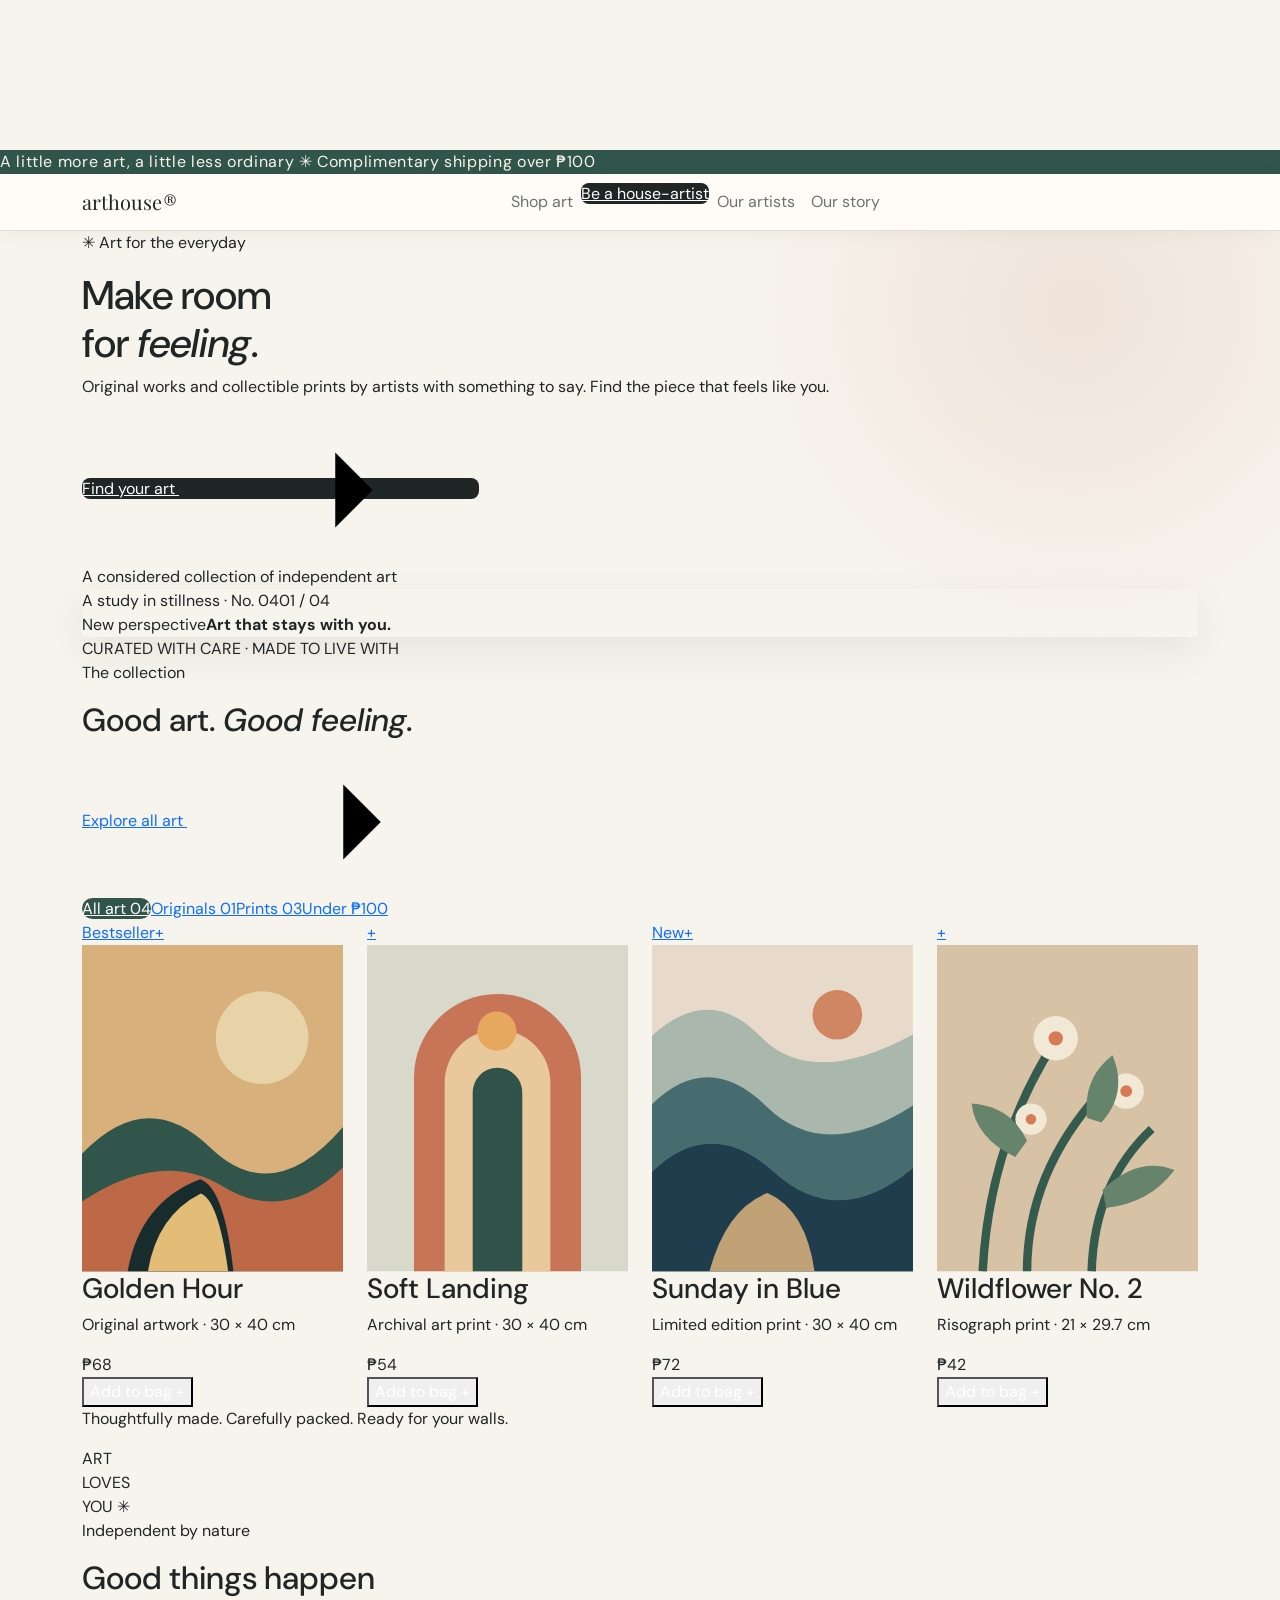
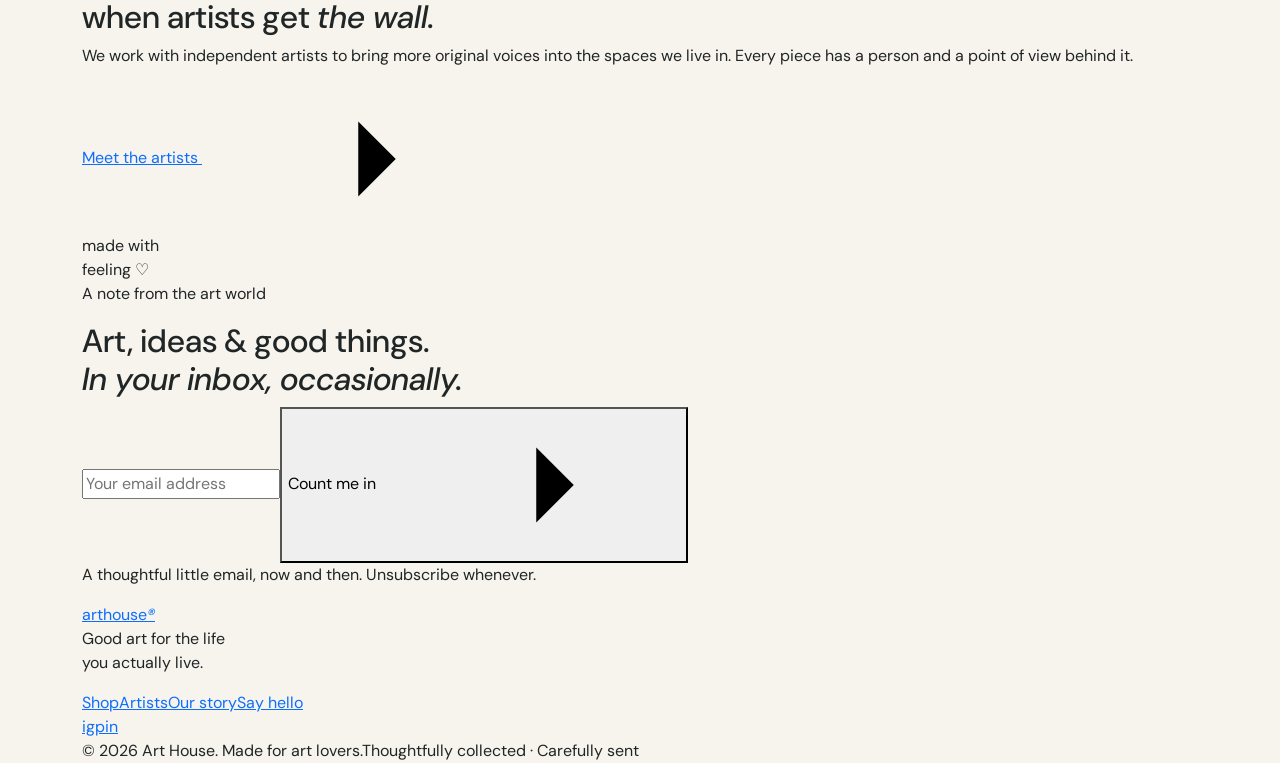
<file: index.html>
<!DOCTYPE html>
<html lang="en">
<head>
    <meta charset="utf-8">
    <meta name="viewport" content="width=device-width, initial-scale=1">
    <meta name="description" content="Art House is an independent art shop for original works and thoughtfully made prints.">
    <meta name="theme-color" content="#f4f0e9">
    <title>Art House — Art for the everyday</title>
    <link rel="preconnect" href="https://fonts.googleapis.com">
    <link rel="preconnect" href="https://fonts.gstatic.com" crossorigin>
    <link href="https://fonts.googleapis.com/css2?family=DM+Sans:wght@400;500;600;700&family=Playfair+Display:ital,wght@0,500;0,600;0,700;1,500;1,600&display=swap" rel="stylesheet">
    <link href="https://cdn.jsdelivr.net/npm/bootstrap@5.3.3/dist/css/bootstrap.min.css" rel="stylesheet" crossorigin="anonymous">
    <link rel="stylesheet" href="https://cdn.jsdelivr.net/npm/swiper@9/swiper-bundle.min.css">
    <link rel="stylesheet" href="styles.css?v=button-underline-20261008c">
</head>
<body>
    <svg xmlns="http://www.w3.org/2000/svg" class="icon-definitions" aria-hidden="true">
        <symbol id="icon-bag" viewBox="0 0 24 24"><path d="M4 8h16l-1 13H5L4 8Z"/><path d="M9 9V6a3 3 0 0 1 6 0v3"/></symbol>
        <symbol id="icon-arrow" viewBox="0 0 24 24"><path d="M4 12h15m-6-6 6 6-6 6"/></symbol>
    </svg>

    <div class="announcement">A little more art, a little less ordinary <span>✳</span> Complimentary shipping over ₱100</div>

    <header class="site-header">
        <nav class="navbar navbar-expand-lg" aria-label="Main navigation">
            <div class="container site-nav-wrap">
                <a class="navbar-brand" href="#home" aria-label="Art House home">art<span>house</span><i>®</i></a>
                <button class="navbar-toggler" type="button" data-bs-toggle="collapse" data-bs-target="#mainNav" aria-controls="mainNav" aria-expanded="false" aria-label="Toggle navigation"><span class="navbar-toggler-icon"></span></button>
                <div class="collapse navbar-collapse" id="mainNav">
                    <ul class="navbar-nav mx-auto">
                        <li class="nav-item"><a class="nav-link nav-link-ltr" href="login.html">Shop art</a></li>
                        <li class="nav-item"><a class="artist-cta" href="login.html">Be a house-artist</a></li>
                        <li class="nav-item"><a class="nav-link nav-link-ltr" href="login.html">Our artists</a></li>
                        <li class="nav-item"><button class="nav-link nav-link-ltr story-trigger" type="button" aria-controls="story-modal" aria-haspopup="dialog">Our story</button></li>
                    </ul>
                </div>
            </div>
        </nav>
    </header>

    <div class="story-modal" id="story-modal" role="dialog" aria-modal="true" aria-labelledby="story-modal-title" hidden>
        <div class="story-modal-backdrop" data-story-close></div>
        <article class="story-modal-card" role="document">
            <button class="story-modal-close" type="button" aria-label="Close Our story" data-story-close>×</button>
            <p class="eyebrow">Our story</p>
            <h2 id="story-modal-title">Art should feel<br><em>like coming home.</em></h2>
            <p>We created Art House because finding meaningful art should feel personal, not overwhelming. The spaces we live in shape how we feel, and the right piece can bring warmth, curiosity, and a sense of belonging to an ordinary day.</p>
            <p>Our goal is to make independent art easier to discover while giving artists a thoughtful place to be seen. Every work in the collection has a point of view behind it, and every purchase helps that creative voice keep going.</p>
            <p>Art House is a small invitation to slow down, look closer, and make room for the things that move you.</p>
            <a class="button-dark story-modal-action" href="login.html">Explore Art <svg><use href="#icon-arrow"/></svg></a>
        </article>
    </div>

    <div class="offcanvas offcanvas-end bag-panel" tabindex="-1" id="offcanvasCart" aria-labelledby="bagTitle">
        <div class="offcanvas-header"><div><p class="eyebrow mb-1">Your collection</p><h2 class="offcanvas-title" id="bagTitle">Your bag <span class="bag-count">0</span></h2></div><button type="button" class="btn-close" data-bs-dismiss="offcanvas" aria-label="Close"></button></div>
        <div class="offcanvas-body"><div class="bag-empty-art">✳</div><h3>Your bag is waiting for something lovely.</h3><p>Explore original work and limited edition prints from independent artists.</p><a class="button-dark" href="#shop" data-bs-dismiss="offcanvas">Explore the art <svg><use href="#icon-arrow"/></svg></a></div>
    </div>

    <main id="home">
        <section class="hero-section">
            <div class="container hero-grid">
                <div class="hero-copy">
                    <p class="eyebrow"><span class="eyebrow-mark">✳</span> Art for the everyday</p>
                    <h1>Make room<br>for <em>feeling.</em></h1>
                    <p class="hero-description">Original works and collectible prints by artists with something to say. Find the piece that feels like you.</p>
                    <a class="button-dark" href="login.html">Find your art <svg><use href="#icon-arrow"/></svg></a>
                    <div class="hero-note"><span class="note-line"></span> A considered collection of independent art</div>
                </div>
                <div class="hero-art" aria-label="Abstract artwork in warm colors" role="img">
                    <div class="art-sun"></div><div class="art-arch"></div><div class="art-shape"></div><div class="art-orbit"></div>
                    <span class="art-signature">A study in stillness · No. 04</span><span class="art-index">01 / 04</span>
                    <div class="hero-art-label"><span>New perspective</span><b>Art that stays with you.</b></div>
                </div>
                <span class="hero-side-note">CURATED WITH CARE · MADE TO LIVE WITH</span>
            </div>
        </section>

        <section class="shop-section section-space" id="shop">
            <div class="container">
                <div class="section-heading"><div><p class="eyebrow">The collection</p><h2>Good art. <em>Good feeling.</em></h2></div><a class="text-link" href="#artwork-grid">Explore all art <svg><use href="#icon-arrow"/></svg></a></div>
                <div class="category-row" aria-label="Art categories"><a href="#artwork-grid" class="category-chip active" data-filter="all">All art <span>04</span></a><a href="#artwork-grid" class="category-chip" data-filter="original">Originals <span>01</span></a><a href="#artwork-grid" class="category-chip" data-filter="print">Prints <span>03</span></a><a href="#artwork-grid" class="category-chip" data-filter="under100">Under ₱100</a></div>
                <div class="row g-4 artwork-grid" id="artwork-grid">
                    <article class="col-12 col-sm-6 col-lg-3 artwork-card" data-art-kind="original" data-art-price="68"><a href="#artwork-grid" class="artwork-image canvas-one" aria-label="View Golden Hour artwork"><span class="artwork-badge">Bestseller</span><span class="artwork-add" aria-hidden="true">+</span><svg viewBox="0 0 400 500"><rect width="400" height="500" fill="#d7b07b"/><circle cx="276" cy="142" r="71" fill="#e7d3a7"/><path d="M0 320Q99 216 196 310T400 279V500H0Z" fill="#31554b"/><path d="M0 393Q122 312 216 370T400 341V500H0Z" fill="#bd6846"/><path d="M70 500q19-106 111-141 37 12 51 141" fill="#182b2d"/><path d="M101 500q14-85 81-119 27 10 42 119" fill="#e3bd78"/></svg></a><div class="artwork-meta"><div><h3>Golden Hour</h3><p>Original artwork · 30 × 40 cm</p></div><span>₱68</span></div><button class="add-to-bag" data-name="Golden Hour" data-price="68">Add to bag <span>+</span></button></article>
                    <article class="col-12 col-sm-6 col-lg-3 artwork-card" data-art-kind="print" data-art-price="54"><a href="#artwork-grid" class="artwork-image canvas-two" aria-label="View Soft Landing artwork"><span class="artwork-add" aria-hidden="true">+</span><svg viewBox="0 0 400 500"><rect width="400" height="500" fill="#d8d9ca"/><path d="M72 500V203a128 128 0 0 1 256 0v297Z" fill="#c87457"/><path d="M119 500V211a81 81 0 0 1 162 0v289Z" fill="#e9c99b"/><path d="M162 500V226a38 38 0 0 1 76 0v274Z" fill="#31524b"/><circle cx="199" cy="132" r="30" fill="#e6a85f"/></svg></a><div class="artwork-meta"><div><h3>Soft Landing</h3><p>Archival art print · 30 × 40 cm</p></div><span>₱54</span></div><button class="add-to-bag" data-name="Soft Landing" data-price="54">Add to bag <span>+</span></button></article>
                    <article class="col-12 col-sm-6 col-lg-3 artwork-card" data-art-kind="print" data-art-price="72"><a href="#artwork-grid" class="artwork-image canvas-three" aria-label="View Sunday in Blue artwork"><span class="artwork-badge">New</span><span class="artwork-add" aria-hidden="true">+</span><svg viewBox="0 0 400 500"><rect width="400" height="500" fill="#e8daca"/><path d="M0 139q88-80 166 1t234-3v363H0Z" fill="#a9b7ad"/><path d="M0 244q86-84 175 3t225-1v254H0Z" fill="#476c70"/><path d="M0 348q90-87 188 1t212-7v158H0Z" fill="#203d4d"/><circle cx="284" cy="107" r="38" fill="#d18663"/><path d="M88 500q26-96 89-120 59 26 72 120" fill="#c1a277"/></svg></a><div class="artwork-meta"><div><h3>Sunday in Blue</h3><p>Limited edition print · 30 × 40 cm</p></div><span>₱72</span></div><button class="add-to-bag" data-name="Sunday in Blue" data-price="72">Add to bag <span>+</span></button></article>
                    <article class="col-12 col-sm-6 col-lg-3 artwork-card" data-art-kind="print" data-art-price="42"><a href="#artwork-grid" class="artwork-image canvas-four" aria-label="View Wildflower No. 2 artwork"><span class="artwork-add" aria-hidden="true">+</span><svg viewBox="0 0 400 500"><rect width="400" height="500" fill="#d8c2a5"/><path d="M70 500q10-195 112-354m-44 354q0-151 113-275m-14 275q4-135 92-218" fill="none" stroke="#355b4e" stroke-width="13"/><g fill="#f2e8d6"><circle cx="182" cy="143" r="34"/><circle cx="290" cy="224" r="27"/><circle cx="144" cy="267" r="24"/></g><g fill="#d77a58"><circle cx="182" cy="143" r="11"/><circle cx="290" cy="224" r="9"/><circle cx="144" cy="267" r="8"/></g><path d="M120 325q-61-29-67-82 60 4 85 57m92-35q-7-61 39-96 24 58-17 103m2 103q55-52 110-30-38 51-105 58" fill="#66836b"/></svg></a><div class="artwork-meta"><div><h3>Wildflower No. 2</h3><p>Risograph print · 21 × 29.7 cm</p></div><span>₱42</span></div><button class="add-to-bag" data-name="Wildflower No. 2" data-price="42">Add to bag <span>+</span></button></article>
                </div>
                <p class="collection-footnote">Thoughtfully made. Carefully packed. Ready for your walls.</p>
            </div>
        </section>

        <section class="artist-section" id="artists"><div class="container artist-inner"><div class="artist-stamp">ART<br>LOVES<br>YOU <span>✳</span></div><div><p class="eyebrow">Independent by nature</p><h2>Good things happen<br>when artists get <em>the wall.</em></h2><p>We work with independent artists to bring more original voices into the spaces we live in. Every piece has a person and a point of view behind it.</p><a class="text-link" href="login.html">Meet the artists <svg><use href="#icon-arrow"/></svg></a></div><div class="artist-scribble" aria-hidden="true">made with<br>feeling <span>♡</span></div></div></section>

        <section class="newsletter-section" id="story"><div class="container newsletter-inner"><p class="eyebrow">A note from the art world</p><h2>Art, ideas & good things.<br><em>In your inbox, occasionally.</em></h2><form class="newsletter-form"><label class="visually-hidden" for="emailAddress">Email address</label><input id="emailAddress" type="email" placeholder="Your email address" required><button type="submit">Count me in <svg><use href="#icon-arrow"/></svg></button></form><p class="newsletter-note">A thoughtful little email, now and then. Unsubscribe whenever.</p></div></section>
    </main>

    <footer class="site-footer" id="contact"><div class="container"><div class="footer-top"><a class="footer-brand" href="#home">art<span>house</span><i>®</i></a><p>Good art for the life<br>you actually live.</p><div class="footer-links"><a href="#shop">Shop</a><a href="#artists">Artists</a><a href="#story">Our story</a><a href="mailto:hello@arthouse.example">Say hello</a></div><div class="social-links"><a href="#contact" aria-label="Instagram">ig</a><a href="#contact" aria-label="Pinterest">pin</a></div></div><div class="footer-bottom"><span>© 2026 Art House. Made for art lovers.</span><span>Thoughtfully collected · Carefully sent</span></div></div></footer>

    <script src="js/jquery-1.11.0.min.js"></script>
    <script src="https://cdn.jsdelivr.net/npm/bootstrap@5.3.3/dist/js/bootstrap.bundle.min.js" crossorigin="anonymous"></script>
    <script src="https://cdn.jsdelivr.net/npm/swiper/swiper-bundle.min.js"></script>
    <script src="js/plugins.js"></script>
    <script src="js/script.js"></script>
    <script>
      (function () {
        var bag = [];
        function renderBag() {
          document.querySelectorAll('.bag-count').forEach(function (el) { el.textContent = bag.length; });
          var body = document.querySelector('#offcanvasCart .offcanvas-body');
          if (!bag.length) return;
          body.innerHTML = '<ul class="bag-items">' + bag.map(function (item) { return '<li><span>' + item.name + '</span><b>₱' + item.price + '</b></li>'; }).join('') + '</ul><p class="bag-total">Subtotal <b>₱' + bag.reduce(function (sum, item) { return sum + item.price; }, 0) + '</b></p><p class="bag-message">Checkout will be available when the store is connected.</p>';
        }
        document.querySelectorAll('.add-to-bag').forEach(function (button) {
          button.addEventListener('click', function () {
            bag.push({ name: button.dataset.name, price: Number(button.dataset.price) });
            renderBag();
            button.classList.add('added');
            button.innerHTML = 'Added to bag <span>✓</span>';
          });
        });
        var cards = Array.prototype.slice.call(document.querySelectorAll('.artwork-card'));
        var chips = document.querySelectorAll('.category-chip');
        var activeFilter = 'all';
        function filterArt(query) {
          var term = (query || '').trim().toLowerCase();
          cards.forEach(function (card) {
            var text = card.textContent.toLowerCase();
            var matchesText = !term || text.indexOf(term) !== -1;
            var matchesKind = activeFilter === 'all' ||
              (activeFilter === 'under100' ? Number(card.dataset.artPrice) < 100 : card.dataset.artKind === activeFilter);
            card.hidden = !(matchesText && matchesKind);
          });
        }
        chips.forEach(function (chip) {
          chip.addEventListener('click', function () {
            activeFilter = chip.dataset.filter;
            chips.forEach(function (item) { item.classList.toggle('active', item === chip); });
            filterArt('');
          });
        });
        document.querySelector('.newsletter-form').addEventListener('submit', function (event) {
          event.preventDefault();
          var button = this.querySelector('button');
          button.innerHTML = 'You’re on the list <span>✓</span>';
          this.querySelector('input').value = '';
        });
        var storyModal = document.querySelector('#story-modal');
        var storyTrigger = document.querySelector('.story-trigger');
        var storyCloseButtons = document.querySelectorAll('[data-story-close]');
        var storyReturnFocus;
        function closeStoryModal() {
          storyModal.hidden = true;
          document.body.classList.remove('story-modal-open');
          if (storyReturnFocus) storyReturnFocus.focus();
        }
        storyTrigger.addEventListener('click', function () {
          storyReturnFocus = storyTrigger;
          storyModal.hidden = false;
          document.body.classList.add('story-modal-open');
          storyModal.querySelector('.story-modal-close').focus();
        });
        storyCloseButtons.forEach(function (button) {
          button.addEventListener('click', closeStoryModal);
        });
        document.addEventListener('keydown', function (event) {
          if (event.key === 'Escape' && !storyModal.hidden) closeStoryModal();
        });
      }());
    </script>
</body>
</html>
</file>
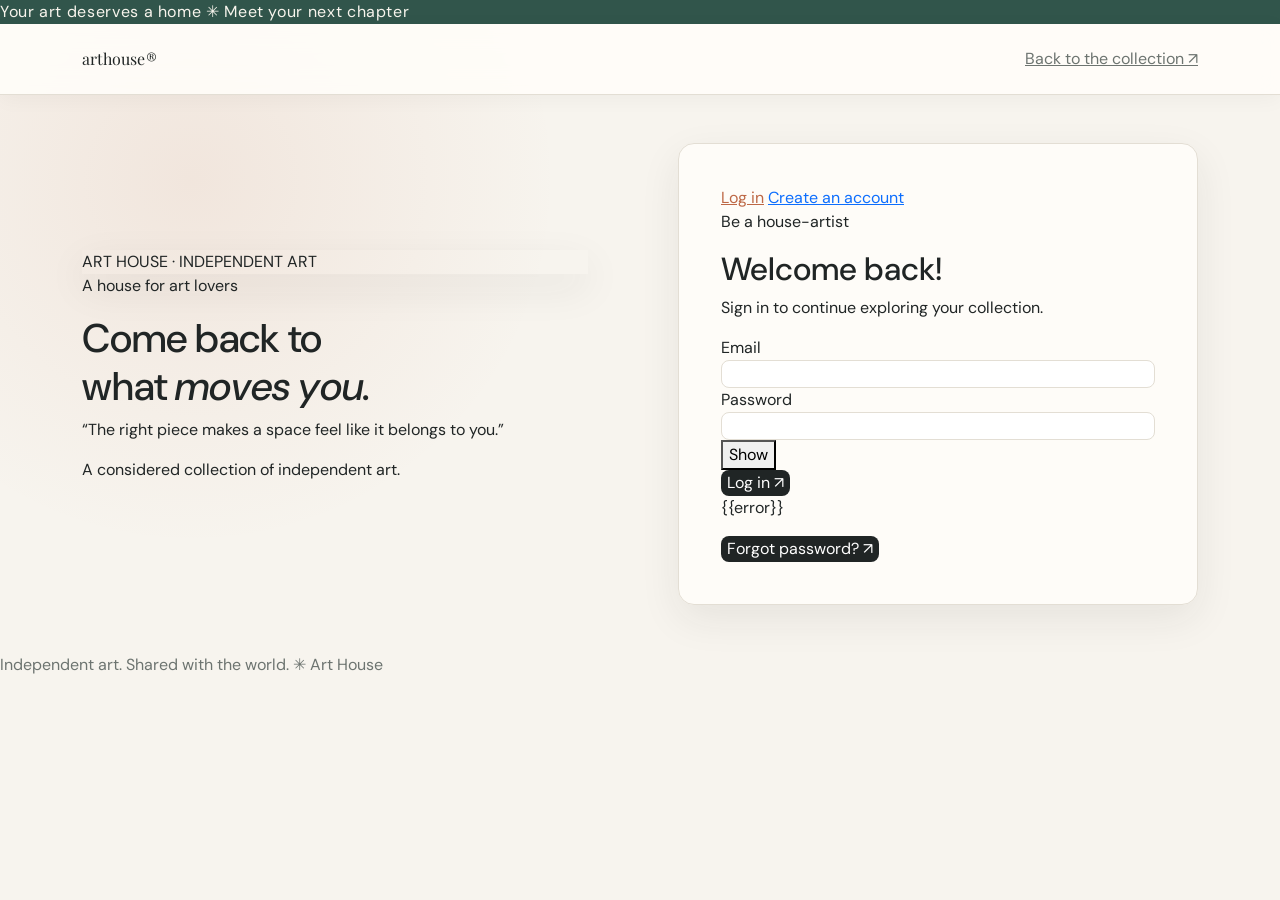
<file: login.html>
<!DOCTYPE html>
<html lang="en">
<head>
    <meta charset="utf-8">
    <meta name="viewport" content="width=device-width, initial-scale=1">
    <meta name="description" content="Welcome back to your creative home.">
    <meta name="theme-color" content="#f4f0e9">
    <title>Log in — Art House</title>
    <link rel="preconnect" href="https://fonts.googleapis.com">
    <link rel="preconnect" href="https://fonts.gstatic.com" crossorigin>
    <link href="https://fonts.googleapis.com/css2?family=DM+Sans:wght@400;500;600;700&family=Playfair+Display:ital,wght@0,500;0,600;0,700;1,500;1,600&display=swap" rel="stylesheet">
    <link href="https://cdn.jsdelivr.net/npm/bootstrap@5.3.3/dist/css/bootstrap.min.css" rel="stylesheet" crossorigin="anonymous">
    <link rel="stylesheet" href="/styles.css?v=auth-root-assets-20261010">
</head>
<body class="auth-page login-page">
    <div class="announcement">Your art deserves a home <span>✳</span> Meet your next chapter</div>
    <header class="site-header">
        <nav class="container auth-nav" aria-label="Main navigation">
            <a class="navbar-brand" href="/index.html" aria-label="Art House home">art<span>house</span><i>®</i></a>
            <a class="auth-back" href="/index.html#shop">Back to the collection <span aria-hidden="true">↗</span></a>
        </nav>
    </header>
    <main class="container auth-layout">
        <section class="auth-intro" aria-labelledby="artist-heading">
            <div class="auth-art" aria-hidden="true"><div></div><span>ART HOUSE · INDEPENDENT ART</span></div>
            <div class="auth-intro-copy">
                <p class="eyebrow">A house for art lovers</p>
                <h1 id="artist-heading">Come back to<br>what <em>moves you.</em></h1>
                <p class="auth-quote">“The right piece makes a space feel like it belongs to you.”</p>
                <p class="auth-attribution">A considered collection of independent art.</p>
            </div>
        </section>
        <section class="auth-card" aria-labelledby="form-heading">
            <nav class="auth-tabs" aria-label="Account access">
                <a href="/login.html" aria-current="page">Log in</a>
                <a href="/register.html">Create an account</a>
            </nav>
            <p class="eyebrow">Be a house-artist</p>
            <h2 id="form-heading">Welcome back!</h2>
            <p class="auth-description">Sign in to continue exploring your collection.</p>
            <form class="auth-form" method="post" action="/api/auth/login">
                
                <div class="auth-field"><label for="email">Email</label><input id="email" name="email" type="email" maxlength="254" autocomplete="username" required></div>
                <div class="auth-field"><label for="password">Password</label><div class="auth-password-wrap"><input id="password" name="password" type="password" maxlength="128" autocomplete="current-password" required><button class="password-visibility-toggle" type="button" aria-controls="password" aria-label="Show password">Show</button></div></div>
                <button class="button-dark auth-submit" type="submit">Log in <span aria-hidden="true">↗</span></button>
                <p class="auth-status" role="status" aria-live="polite">{{error}}</p>
            </form>
            <button class="button-dark auth-submit forgot-password-toggle" type="button" id="forgot-password-toggle" aria-expanded="false" aria-controls="forgot-password-panel">Forgot password? <span aria-hidden="true">↗</span></button>
            <section class="forgot-password-panel" id="forgot-password-panel" hidden aria-labelledby="forgot-password-heading">
                <h3 id="forgot-password-heading">Reset your password</h3>
                <p class="auth-description">Enter your account email and request a one-time code.</p>
                <form id="forgot-password-form">
                    <div class="auth-field"><label for="reset-email">Email</label><input id="reset-email" name="email" type="email" maxlength="254" autocomplete="email" required></div>
                    <button class="button-dark auth-submit" type="submit">Send OTP</button>
                </form>
                <p class="auth-status" id="reset-status" role="status" aria-live="polite"></p>
                <form id="forgot-password-code-form" hidden>
                    <div class="auth-field"><label for="reset-code">One-time code</label><input id="reset-code" name="code" type="text" inputmode="numeric" autocomplete="one-time-code" pattern="[0-9]{6}" maxlength="6" required></div>
                    <div class="auth-field"><label for="reset-new-password">New password</label><input id="reset-new-password" name="password" type="password" minlength="12" maxlength="128" autocomplete="new-password" required></div>
                    <button class="button-dark auth-submit" type="submit">Reset password <span aria-hidden="true">↗</span></button>
                </form>
            </section>
        </section>
    </main>
    <footer class="auth-footer">Independent art. Shared with the world. <span aria-hidden="true">✳</span> Art House</footer>
    <script>
        const passwordInput = document.getElementById('password');
        const passwordToggle = document.querySelector('.password-visibility-toggle');
        passwordToggle.addEventListener('click', () => {
            const reveal = passwordInput.type === 'password';
            passwordInput.type = reveal ? 'text' : 'password';
            passwordToggle.textContent = reveal ? 'Hide' : 'Show';
            passwordToggle.setAttribute('aria-label', reveal ? 'Hide password' : 'Show password');
        });
        const forgotToggle = document.getElementById('forgot-password-toggle');
        const forgotPanel = document.getElementById('forgot-password-panel');
        forgotToggle.addEventListener('click', () => {
            const isOpen = !forgotPanel.hidden;
            forgotPanel.hidden = isOpen;
            forgotToggle.setAttribute('aria-expanded', String(!isOpen));
            if (!isOpen) document.getElementById('reset-email').focus();
        });
        const resetEmailForm = document.getElementById('forgot-password-form');
        const resetCodeForm = document.getElementById('forgot-password-code-form');
        resetEmailForm.addEventListener('submit', async event => {
            event.preventDefault();
            const email = resetEmailForm.elements.email.value.trim();
            const status = document.getElementById('reset-status');
            try {
                const response = await fetch('/api/auth/password-reset/request', {
                    method: 'POST', headers: {'Content-Type': 'application/json'},
                    body: JSON.stringify({email})
                });
                const result = await response.json();
                if (!response.ok) throw new Error(result.error || 'Unable to request a code.');
                status.textContent = result.message;
                resetCodeForm.hidden = false;
                document.getElementById('reset-code').focus();
            } catch (error) {
                status.textContent = error.message || 'Unable to request a code. Try again.';
            }
        });
        resetCodeForm.addEventListener('submit', async event => {
            event.preventDefault();
            const status = document.getElementById('reset-status');
            try {
                const response = await fetch('/api/auth/password-reset/confirm', {
                    method: 'POST', headers: {'Content-Type': 'application/json'},
                    body: JSON.stringify({
                        email: resetEmailForm.elements.email.value.trim(),
                        code: resetCodeForm.elements.code.value.trim(),
                        password: resetCodeForm.elements.password.value
                    })
                });
                const result = await response.json();
                if (!response.ok) throw new Error(result.error || 'Unable to reset password.');
                status.textContent = result.message + ' Redirecting to login…';
                setTimeout(() => window.location.assign('/login.html'), 1400);
            } catch (error) {
                status.textContent = error.message || 'Unable to reset password. Try again.';
            }
        });
    </script>
</body>
</html>
</file>
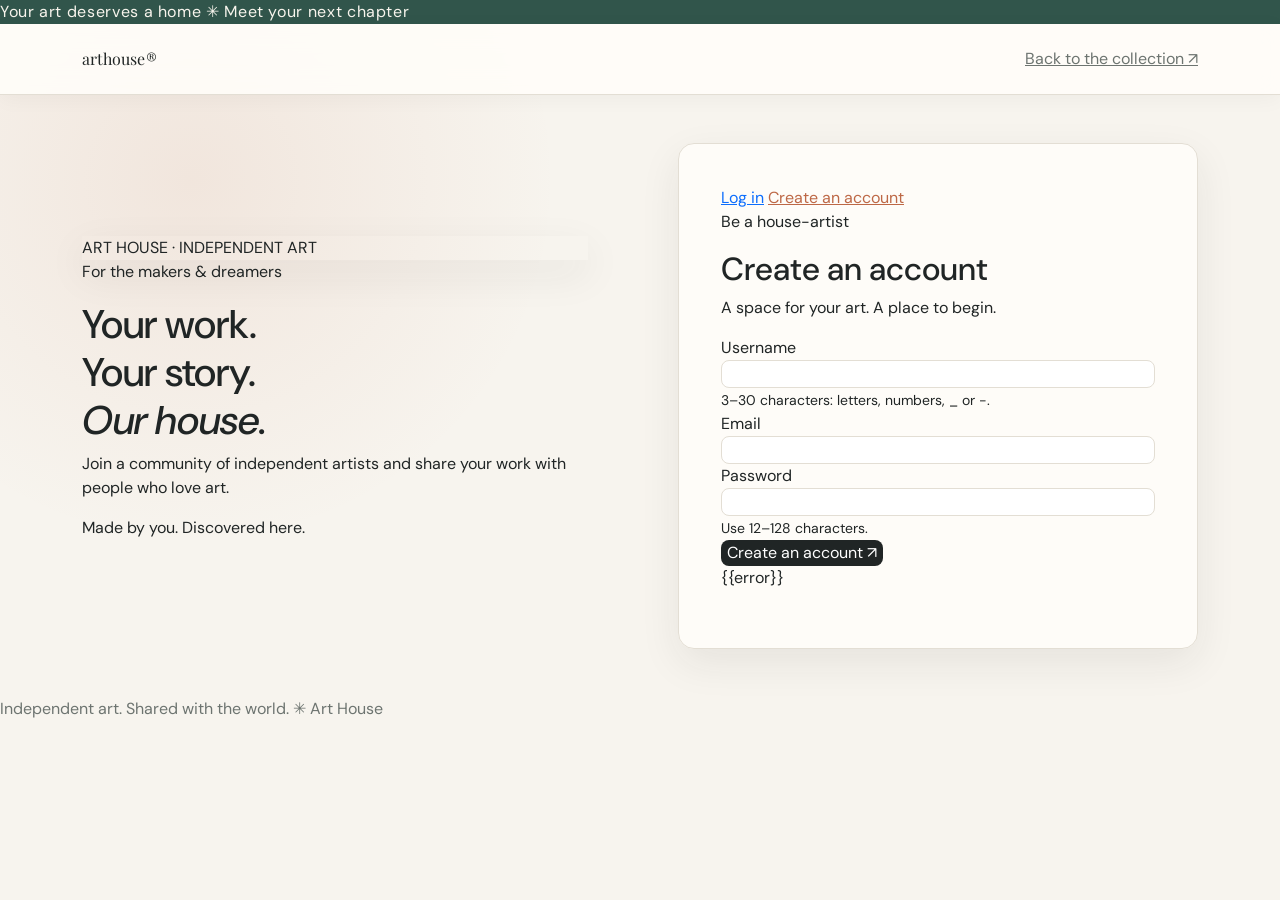
<file: register.html>
<!DOCTYPE html>
<html lang="en">
<head>
    <meta charset="utf-8">
    <meta name="viewport" content="width=device-width, initial-scale=1">
    <meta name="description" content="A space for your art. A place to begin.">
    <meta name="theme-color" content="#f4f0e9">
    <title>Create an account — Art House</title>
    <link rel="preconnect" href="https://fonts.googleapis.com">
    <link rel="preconnect" href="https://fonts.gstatic.com" crossorigin>
    <link href="https://fonts.googleapis.com/css2?family=DM+Sans:wght@400;500;600;700&family=Playfair+Display:ital,wght@0,500;0,600;0,700;1,500;1,600&display=swap" rel="stylesheet">
    <link href="https://cdn.jsdelivr.net/npm/bootstrap@5.3.3/dist/css/bootstrap.min.css" rel="stylesheet" crossorigin="anonymous">
    <link rel="stylesheet" href="/styles.css?v=auth-root-assets-20261010">
</head>
<body class="auth-page">
    <div class="announcement">Your art deserves a home <span>✳</span> Meet your next chapter</div>
    <header class="site-header">
        <nav class="container auth-nav" aria-label="Main navigation">
            <a class="navbar-brand" href="/index.html" aria-label="Art House home">art<span>house</span><i>®</i></a>
            <a class="auth-back" href="/index.html#shop">Back to the collection <span aria-hidden="true">↗</span></a>
        </nav>
    </header>
    <main class="container auth-layout">
        <section class="auth-intro" aria-labelledby="artist-heading">
            <div class="auth-art" aria-hidden="true"><div></div><span>ART HOUSE · INDEPENDENT ART</span></div>
            <div class="auth-intro-copy">
                <p class="eyebrow">For the makers &amp; dreamers</p>
                <h1 id="artist-heading">Your work.<br>Your story.<br><em>Our house.</em></h1>
                <p class="auth-quote">Join a community of independent artists and share your work with people who love art.</p>
                <p class="auth-attribution">Made by you. Discovered here.</p>
            </div>
        </section>
        <section class="auth-card" aria-labelledby="form-heading">
            <nav class="auth-tabs" aria-label="Account access">
                <a href="/login.html">Log in</a>
                <a href="/register.html" aria-current="page">Create an account</a>
            </nav>
            <p class="eyebrow">Be a house-artist</p>
            <h2 id="form-heading">Create an account</h2>
            <p class="auth-description">A space for your art. A place to begin.</p>
            <form class="auth-form" method="post" action="/api/auth/register">
                <div class="auth-field"><label for="username">Username</label><input id="username" name="username" type="text" minlength="3" maxlength="30" pattern="[A-Za-z0-9_\-]{3,30}" aria-describedby="username-help" autocomplete="username" required><small id="username-help">3–30 characters: letters, numbers, _ or -.</small></div>
                <div class="auth-field"><label for="email">Email</label><input id="email" name="email" type="email" maxlength="254" autocomplete="email" required></div>
                <div class="auth-field"><label for="password">Password</label><input id="password" name="password" type="password" maxlength="128" autocomplete="new-password" minlength="12" aria-describedby="password-help" required><small id="password-help">Use 12–128 characters.</small></div>
                <button class="button-dark auth-submit" type="submit">Create an account <span aria-hidden="true">↗</span></button>
                <p class="auth-status" role="status" aria-live="polite">{{error}}</p>
            </form>
        </section>
    </main>

    <footer class="auth-footer">Independent art. Shared with the world. <span aria-hidden="true">✳</span> Art House</footer>
</body>
</html>
</file>
<file: styles.css>
:root {
    --ink: #202525;
    --muted: #6d7470;
    --paper: #f7f4ee;
    --card: #fffdf9;
    --line: #e3ded4;
    --accent: #bd6846;
    --green: #31554b;
    --shadow: 0 14px 40px rgba(32, 37, 37, .08);
}

* { box-sizing: border-box; }
html { scroll-behavior: smooth; }
html, body { max-width: 100%; overflow-x: hidden; }
body { margin: 0; background: var(--paper); color: var(--ink); font-family: "DM Sans", Arial, sans-serif; }
img, svg, video, canvas { max-width: 100%; height: auto; }
input, textarea, select, button { max-width: 100%; }
a { transition: color .25s ease, opacity .25s ease, transform .25s ease; }
button, .button-dark, .artist-cta, .add-to-bag, .category-chip, input, textarea, select {
    transition: background-color .25s ease, border-color .25s ease, color .25s ease,
        box-shadow .25s ease, transform .25s ease, opacity .25s ease;
}
button:not(:disabled), .button, .button-dark, .artist-cta, .add-to-bag, .category-chip { cursor: pointer; }
button:not(:disabled):hover, button:not(:disabled):focus-visible,
.button:hover, .button:focus-visible,
.button-dark:hover, .button-dark:focus-visible,
.artist-cta:hover, .artist-cta:focus-visible,
.add-to-bag:hover, .add-to-bag:focus-visible,
.category-chip:hover, .category-chip:focus-visible,
.auth-back:hover, .auth-back:focus-visible,
.header-actions > a:hover, .header-actions > a:focus-visible {
    text-decoration-line: underline;
    text-decoration-color: currentColor;
    text-decoration-thickness: 2px;
    text-underline-offset: 5px;
}
button:not(:disabled):hover, .button-dark:hover, .artist-cta:hover, .add-to-bag:hover {
    transform: translateY(-2px);
    box-shadow: 0 8px 18px rgba(32, 37, 37, .14);
}
button:not(:disabled):active, .button-dark:active, .artist-cta:active, .add-to-bag:active {
    transform: translateY(0) scale(.98);
}
button:focus-visible, a:focus-visible, input:focus-visible, textarea:focus-visible, select:focus-visible {
    outline: 3px solid rgba(189, 104, 70, .3);
    outline-offset: 3px;
}
.announcement { background: var(--green); color: #f8f5ed; letter-spacing: .04em; }
.site-header { background: rgba(255, 253, 249, .9); border-bottom: 1px solid var(--line); box-shadow: 0 4px 20px rgba(32, 37, 37, .04); backdrop-filter: blur(12px); }
.navbar-brand { color: var(--ink); font-family: "Playfair Display", Georgia, serif; }
.navbar-brand:hover { color: var(--accent); }
.nav-link, .auth-back { color: var(--muted); }
.nav-link:hover, .auth-back:hover { color: var(--accent); }
.artist-cta, .button-dark { background: var(--ink); border: 0; border-radius: 8px; color: #fff; }
.artist-cta:hover, .button-dark:hover { background: var(--green); color: #fff; }
.button, .button-dark, .artist-cta, .add-to-bag, .checkout, .auth-submit {
    color: #fff !important;
}
.button:hover, .button:focus-visible,
.button-dark:hover, .button-dark:focus-visible,
.artist-cta:hover, .artist-cta:focus-visible,
.add-to-bag:hover, .add-to-bag:focus-visible,
.checkout:hover, .checkout:focus-visible,
.auth-submit:hover, .auth-submit:focus-visible {
    color: #fff !important;
}
.hero-section { background: radial-gradient(circle at 84% 18%, rgba(189, 104, 70, .12), transparent 30%), var(--paper); }
.hero-art, .auth-art { box-shadow: var(--shadow); }
.section-heading h2, h1, h2, h3 { color: var(--ink); }
.artwork-card { border-radius: 12px; }
.artwork-card:hover { transform: translateY(-5px); }
.artwork-image { overflow: hidden; border-radius: 10px; }
.artwork-image svg { transition: transform .5s ease; }
.artwork-card:hover .artwork-image svg { transform: scale(1.04); }
.category-chip { border-radius: 999px; }
.category-chip:hover, .category-chip.active { background: var(--green); color: #fff; }
.auth-page { min-height: 100vh; background: radial-gradient(circle at 15% 20%, rgba(189,104,70,.1), transparent 28%), var(--paper); }
.auth-card { border: 1px solid var(--line); border-radius: 16px; box-shadow: var(--shadow); background: rgba(255,253,249,.94); }
.auth-tabs a[aria-current="page"] { color: var(--accent); border-color: var(--accent); }
.auth-field input, .auth-field textarea, .profile-form input, .profile-form textarea {
    border: 1px solid var(--line); border-radius: 8px; background: #fff;
}
.auth-field input:focus, .profile-form input:focus, .profile-form textarea:focus {
    border-color: var(--accent); box-shadow: 0 0 0 4px rgba(189,104,70,.12); outline: 0;
}
.auth-status.error, .profile-status.error { color: #8a422b; }
.auth-status.success, .profile-status.success { color: var(--green); }
.auth-footer { color: var(--muted); }
.story-modal-card { border: 1px solid var(--line); border-radius: 16px; box-shadow: 0 24px 70px rgba(32,37,37,.2); }
.story-modal-action { border-radius: 8px; }
.bag-panel { background: var(--card); }
.auth-layout { display: grid; grid-template-columns: minmax(0, 1fr) minmax(320px, 520px); gap: clamp(28px, 7vw, 96px); align-items: center; padding-top: 48px; padding-bottom: 48px; }
.auth-intro, .auth-card, .hero-copy, .hero-art { min-width: 0; }
.auth-card { padding: clamp(22px, 4vw, 42px); }
.auth-nav { min-height: 70px; display: flex; align-items: center; justify-content: space-between; gap: 18px; }
.auth-back { white-space: normal; text-align: right; }
.auth-form, .profile-form { min-width: 0; }
.auth-field input, .auth-field textarea, .profile-form input, .profile-form textarea { width: 100%; min-width: 0; }
.story-modal { padding: 16px; }
.story-modal-card { width: min(680px, 100%); max-height: 90vh; overflow-y: auto; }
@media (prefers-reduced-motion: reduce) {
    *, *::before, *::after { animation-duration: .01ms !important; transition-duration: .01ms !important; scroll-behavior: auto !important; }
}
@media (max-width: 900px) {
    .auth-layout { grid-template-columns: 1fr; max-width: 680px; }
    .auth-intro { text-align: center; }
    .auth-art { max-width: 460px; margin: 0 auto; }
}
@media (max-width: 576px) {
    .announcement { padding: 8px 14px; font-size: 11px; text-align: center; line-height: 1.35; }
    .auth-nav { min-height: 60px; padding-left: 0; padding-right: 0; }
    .navbar-brand { font-size: 22px; }
    .auth-back { font-size: 12px; }
    .auth-layout { padding-top: 26px; padding-bottom: 28px; }
    .auth-card { border-radius: 12px; padding: 20px 16px; }
    .auth-intro h1 { font-size: clamp(34px, 12vw, 50px); }
    .auth-intro > p:not(.eyebrow), .auth-quote { font-size: 14px; }
    .auth-tabs { gap: 12px; }
    .auth-submit, .danger-button { width: 100%; }
    .story-modal-card { padding: 24px 18px; }
}
@media (max-width: 480px) {
    .container { width: 100%; padding-left: 16px; padding-right: 16px; }
    .auth-nav { gap: 10px; }
    .navbar-brand { flex: 0 0 auto; }
    .auth-back { max-width: 58%; }
    .auth-layout { gap: 20px; }
    .auth-card { padding: 18px 14px; }
    .auth-card h2 { font-size: 24px; line-height: 1.2; }
    .auth-intro h1 { line-height: 1.05; }
    .profile-picture { width: 84px; height: 84px; }
    .profile-editor, .danger-zone { margin-top: 22px; padding-top: 18px; }
    .persona-choice, .art-interest-choice { min-width: 0; }
    .profile-form button, .persona-onboarding button, .art-interest-onboarding button { width: 100%; }
}
</file>
